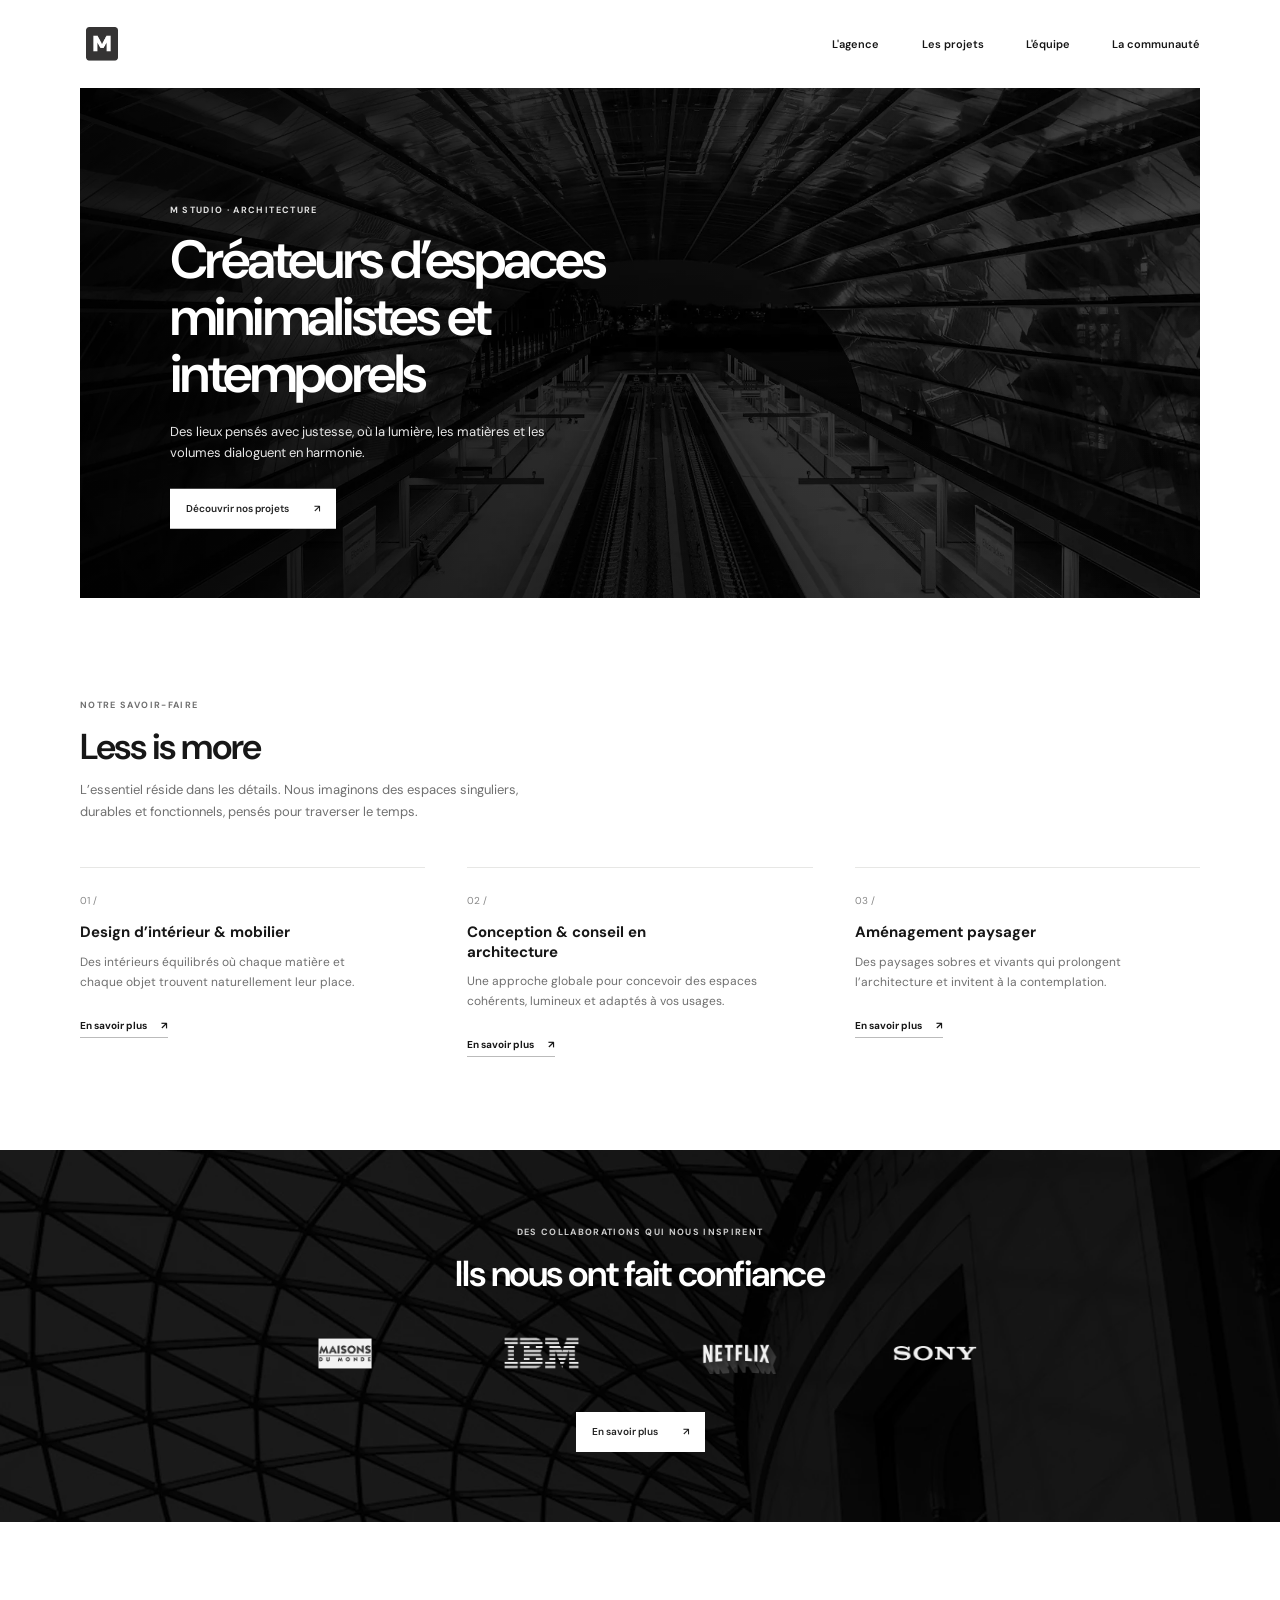
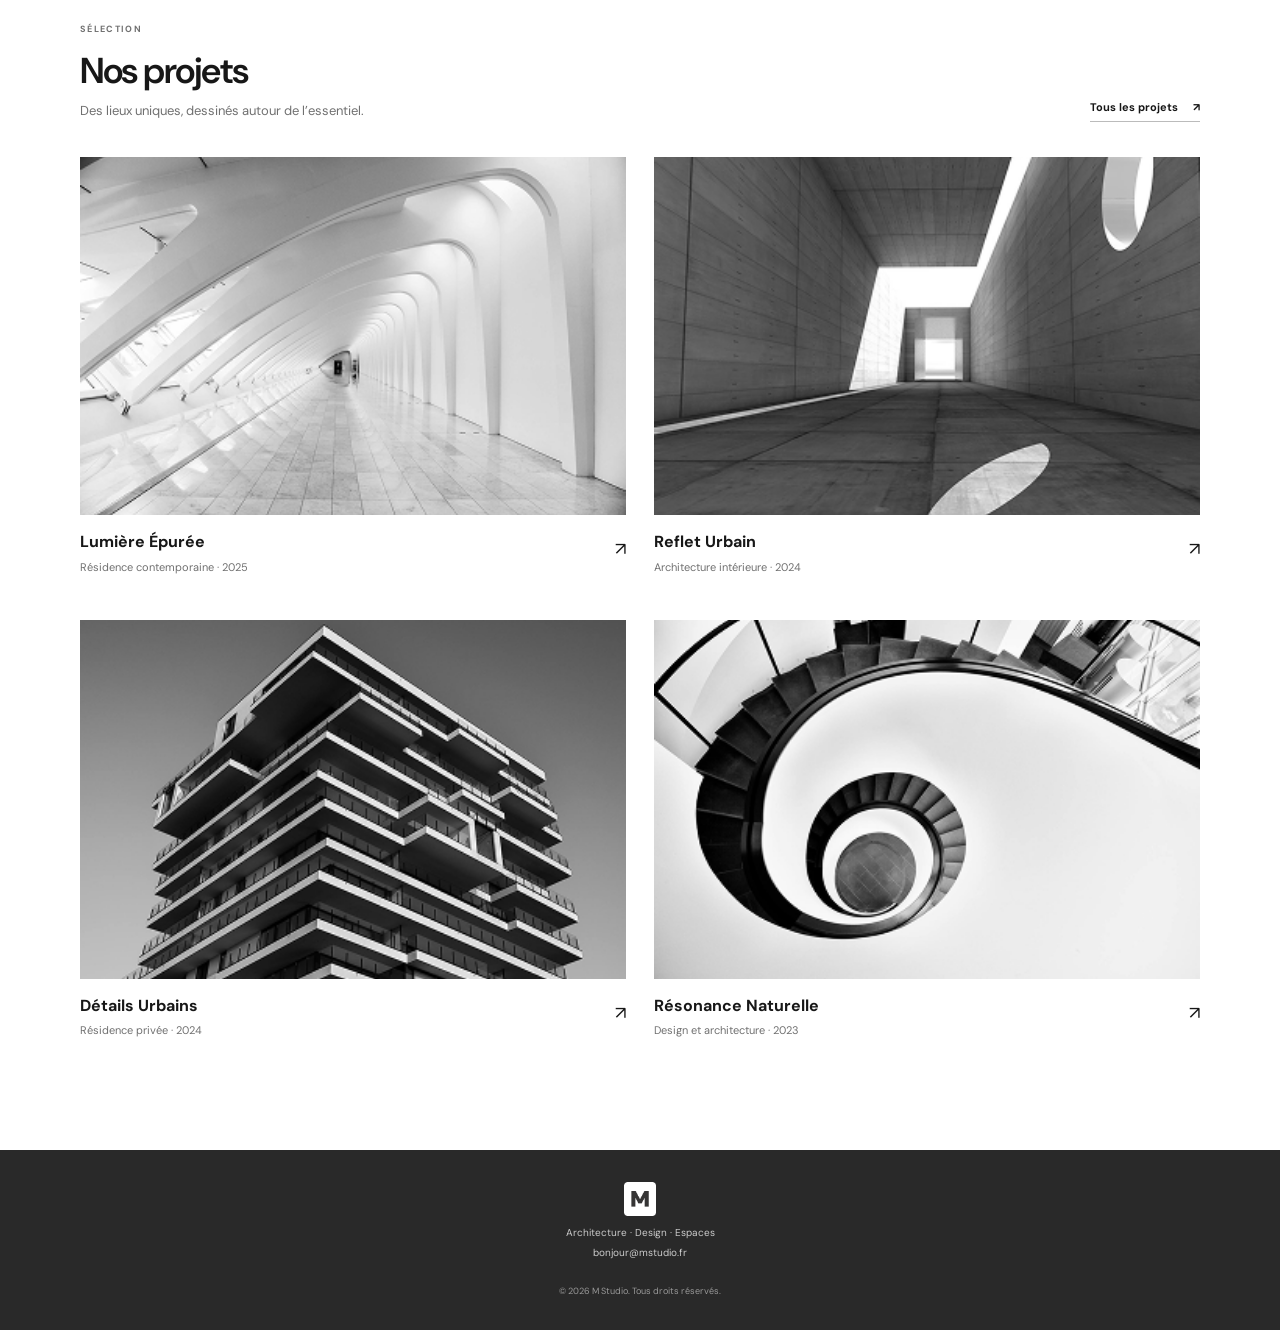
<file: index.html>
<!DOCTYPE html>
<html lang="fr">
<head>
    <meta charset="UTF-8">
    <meta name="viewport" content="width=device-width, initial-scale=1">
    <meta name="description" content="M Studio — architecture, design et aménagement d'espaces minimalistes et intemporels.">
    <title>M Studio — Architecture &amp; design</title>
    <link rel="stylesheet" href="style.css">
</head>
<body>
    <!-- En-tête et navigation -->
    <header class="site-header wrap">
        <a class="brand" href="index.html" aria-label="M Studio, accueil">
            <img src="asset/logo-black.png" alt="M Studio">
        </a>
        <nav aria-label="Navigation principale">
            <a href="#agence">L'agence</a>
            <a href="#projets">Les projets</a>
            <a href="#equipe">L'équipe</a>
            <a href="#contact">La communauté</a>
        </nav>
    </header>
    <main>

        <section class="hero wrap">
            <img class="hero-bg" src="asset/bg-image-hero.webp" alt="Architecture contemporaine aux lignes géométriques">
            <div class="hero-shade"></div>
            <div class="hero-copy">
                <p class="eyebrow">M STUDIO · ARCHITECTURE</p>

                <h1>Créateurs d’espaces<br>minimalistes et<br>intemporels</h1>
                <p>Des lieux pensés avec justesse, où la lumière, les matières et les volumes dialoguent en harmonie.</p>
                <a class="button button-light" href="#projets">Découvrir nos projets <span>↗</span></a>
            </div>
        </section>
     
        <section class="services wrap" id="agence">

            <div class="section-intro">
                <p class="eyebrow">NOTRE SAVOIR-FAIRE</p>
                <h2>Less is more</h2>
                <p>L’essentiel réside dans les détails. Nous imaginons des espaces singuliers, durables et fonctionnels, pensés pour traverser le temps.</p>
            </div>

            <div class="service-grid">
                <article>

                    <span class="service-number">01 /</span>
                    <h3>Design d’intérieur &amp; mobilier</h3>
                    <p>Des intérieurs équilibrés où chaque matière et chaque objet trouvent naturellement leur place.</p>
                    <a href="lumiere-epuree.html">En savoir plus <span>↗</span></a>
                </article>

                <article>
                    <span class="service-number">02 /</span>
                    <h3>Conception &amp; conseil en architecture</h3>
                    <p>Une approche globale pour concevoir des espaces cohérents, lumineux et adaptés à vos usages.</p>
                    <a href="lumiere-epuree.html">En savoir plus <span>↗</span></a>
                </article>

                <article>
                    <span class="service-number">03 /</span>
                    <h3>Aménagement paysager</h3>
                    <p>Des paysages sobres et vivants qui prolongent l’architecture et invitent à la contemplation.</p>
                    <a href="lumiere-epuree.html">En savoir plus <span>↗</span></a>
                </article>
            </div>

        </section>
      
        <section class="trusted" id="equipe">
            <div class="trusted-inner wrap">
                <p class="eyebrow">DES COLLABORATIONS QUI NOUS INSPIRENT</p>
                <h2>Ils nous ont fait confiance</h2>
                <div class="client-logos">
                    <img src="asset/maison-du-monde.png" alt="Maisons du Monde">
                    <img src="asset/ibm.png" alt="IBM">
                    <img src="asset/netflix.png" alt="Netflix">
                    <img src="asset/sony.png" alt="Sony">
                </div>
                <a class="button button-light" href="#contact">En savoir plus <span>↗</span></a>
            </div>
        </section>
      
        <section class="projects wrap" id="projets">
            <div class="section-heading">
                <div>

                    <p class="eyebrow">SÉLECTION</p>
                    <h2>Nos projets</h2>
                    <p>Des lieux uniques, dessinés autour de l’essentiel.</p>
                </div>

                <a class="text-link" href="lumiere-epuree.html">Tous les projets <span>↗</span></a>
            </div>

            <div class="project-grid">
                <a class="project-card" href="lumiere-epuree.html">
                    <img src="asset/img-galerie-1.png" alt="Passage architectural blanc baigné de lumière">
                    <div class="project-meta">
                        <h3>Lumière Épurée</h3>
                        <p>Résidence contemporaine · 2025</p>
                        <span class="project-arrow">↗</span>
                    </div>
                </a>

                <a class="project-card" href="lumiere-epuree.html">
                    <img src="asset/img-galerie-2.png" alt="Intérieur contemporain aux matières minérales">
                    <div class="project-meta">
                        <h3>Reflet Urbain</h3>
                        <p>Architecture intérieure · 2024</p>
                        <span class="project-arrow">↗</span>
                    </div>
                </a>
              
                <a class="project-card" href="lumiere-epuree.html">
                    <img src="asset/img-galerie-3.png" alt="Façade géométrique d'un bâtiment moderne">
                    <div class="project-meta">
                        <h3>Détails Urbains</h3>
                        <p>Résidence privée · 2024</p>
                        <span class="project-arrow">↗</span>
                    </div>
                </a>
                <a class="project-card" href="lumiere-epuree.html">
                    <img src="asset/img-galerie-4.png" alt="Escalier sculptural en spirale">
                    <div class="project-meta">
                        <h3>Résonance Naturelle</h3>
                        <p>Design et architecture · 2023</p>
                        <span class="project-arrow">↗</span>
                    </div>
                </a>
            </div>
        </section>
    </main>
    
    <footer class="site-footer" id="contact">
        <a href="index.html">
            <img src="asset/logo-white.png" alt="M Studio">
        </a>
        <p>Architecture · Design · Espaces</p>
        <a href="mailto:bonjour@mstudio.fr">bonjour@mstudio.fr</a>
        <small>© 2026 M Studio. Tous droits réservés.</small>
    </footer>
</body>
</html>
</file>
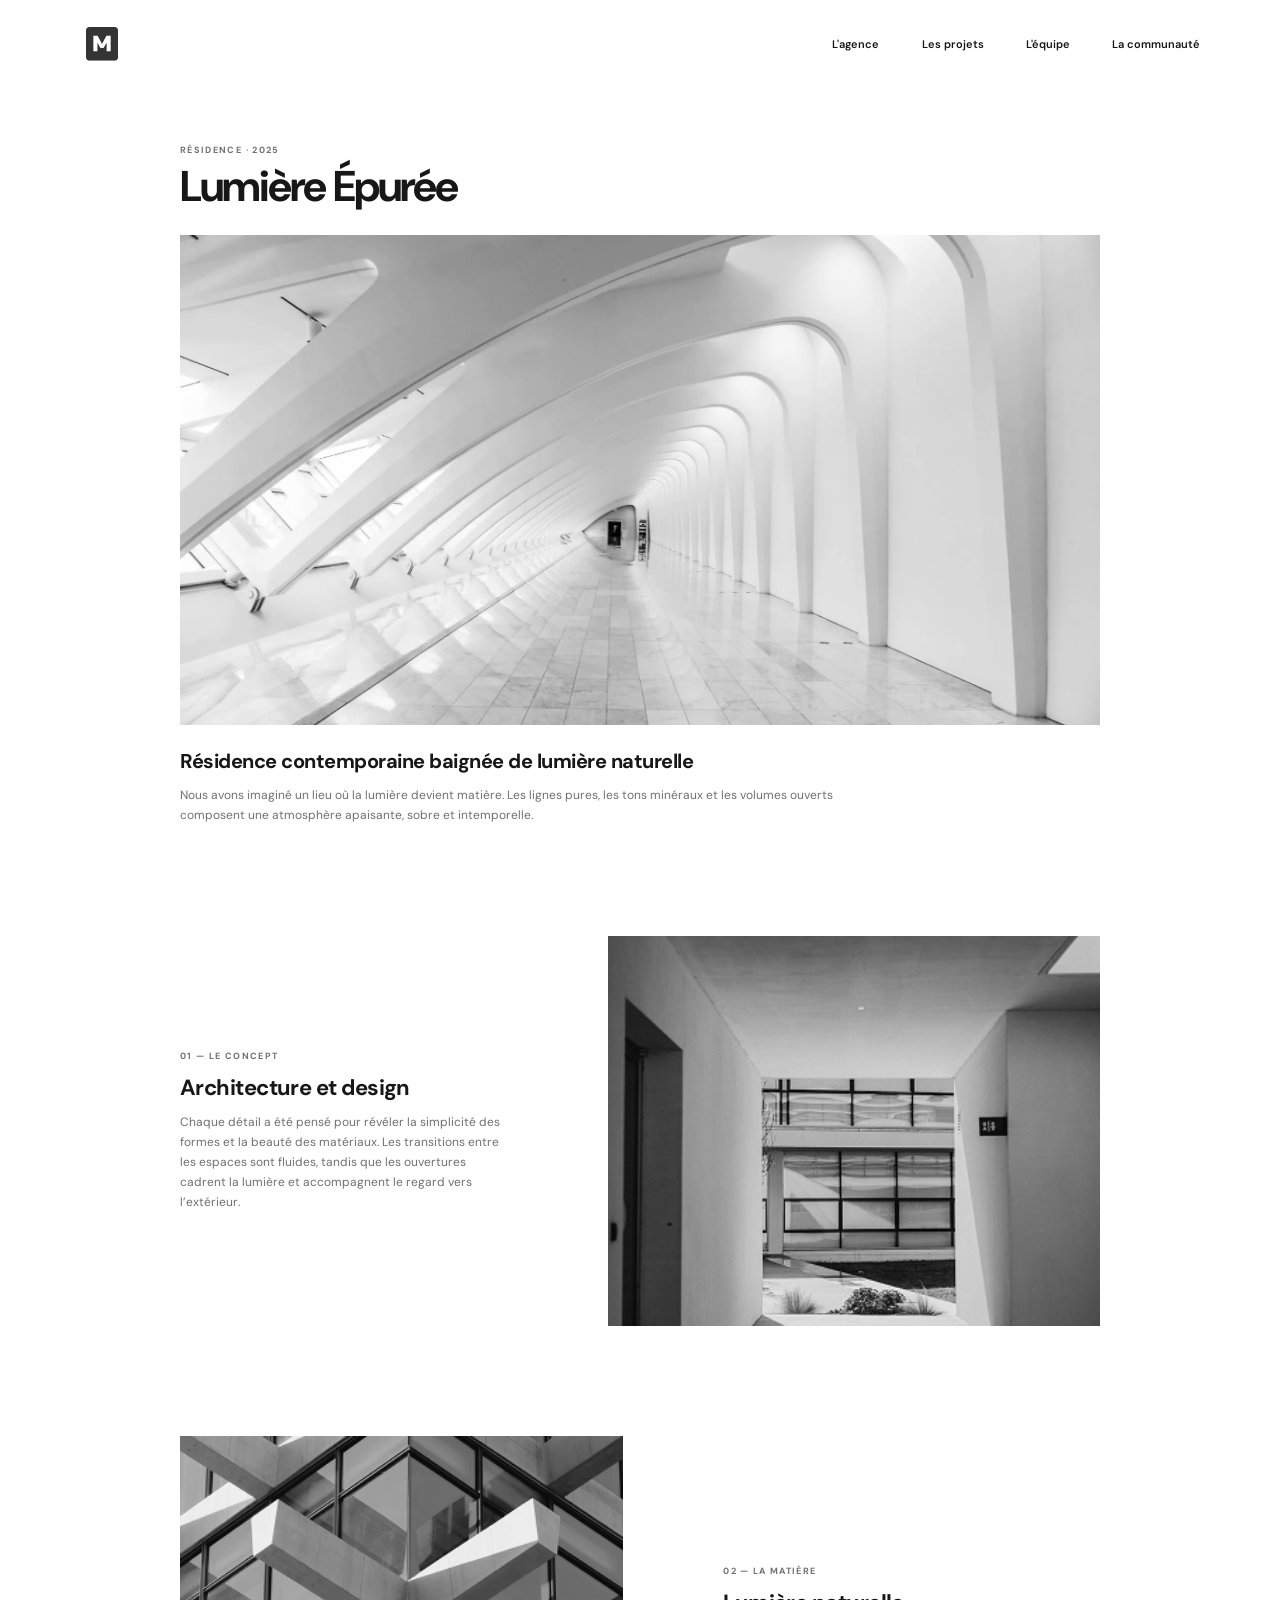
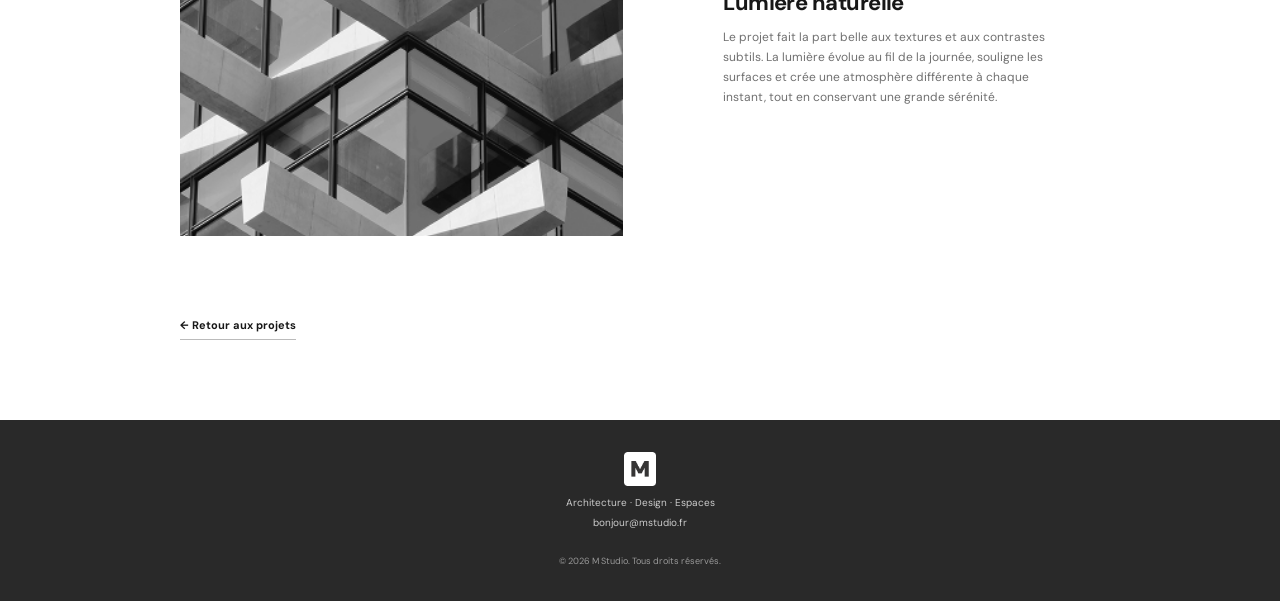
<file: lumiere-epuree.html>
<!DOCTYPE html>
<html lang="fr">
<head>
    <meta charset="UTF-8">
    <meta name="viewport" content="width=device-width, initial-scale=1">
    <meta name="description" content="Lumière Épurée — résidence contemporaine par M Studio.">
    <title>Lumière Épurée — M Studio</title>
    <link rel="stylesheet" href="style.css">
</head>
<body class="project-page">
    
    <header class="site-header wrap">
        <a class="brand" href="index.html" aria-label="M Studio, accueil">
            <img src="asset/logo-black.png" alt="M Studio">
        </a>
        
        <nav aria-label="Navigation principale">
            <a href="index.html#agence">L'agence</a>
            <a href="index.html#projets">Les projets</a>
            <a href="index.html#equipe">L'équipe</a>
            <a href="index.html#contact">La communauté</a>

        </nav>
    </header>
    <main class="detail-main wrap">
       
        <section class="detail-intro">
            <p class="eyebrow">RÉSIDENCE · 2025</p>

            <h1>Lumière Épurée</h1>
            <img class="detail-hero" src="asset/img1-lumiere-Epuree.webp" alt="Passage contemporain blanc à la lumière naturelle">
            <h2>Résidence contemporaine baignée de lumière naturelle</h2>
            <p>Nous avons imaginé un lieu où la lumière devient matière. Les lignes pures, les tons minéraux et les volumes ouverts composent une atmosphère apaisante, sobre et intemporelle.</p>

        </section>
      
        <section class="detail-row row-first">
            <div class="detail-copy">
                <p class="eyebrow">01 — LE CONCEPT</p>
                <h2>Architecture et design</h2>

                <p>Chaque détail a été pensé pour révéler la simplicité des formes et la beauté des matériaux. Les transitions entre les espaces sont fluides, tandis que les ouvertures cadrent la lumière et accompagnent le regard vers l’extérieur.</p>

            </div>
            <img src="asset/img2-lumiere-Epuree..png" alt="Intérieur minimaliste avec ouverture sur le jardin">
        </section>
        
        <section class="detail-row row-reverse">
            <img src="asset/img3-lumiere-Epuree..png" alt="Détail de façade géométrique et jeux d'ombre">
            <div class="detail-copy">
                <p class="eyebrow">02 — LA MATIÈRE</p>

                <h2>Lumière naturelle</h2>
                <p>Le projet fait la part belle aux textures et aux contrastes subtils. La lumière évolue au fil de la journée, souligne les surfaces et crée une atmosphère différente à chaque instant, tout en conservant une grande sérénité.</p>

            </div>
        </section>
        <a class="back-link" href="index.html#projets">← Retour aux projets</a>
    </main>
   
    <footer class="site-footer">
        <a href="index.html">
            <img src="asset/logo-white.png" alt="M Studio">
        </a>
        <p>Architecture · Design · Espaces</p>
        <a href="mailto:bonjour@mstudio.fr">bonjour@mstudio.fr</a>
        <small>© 2026 M Studio. Tous droits réservés.</small>
    </footer>
</body>
</html>
</file>
<file: style.css>
@import url('https://fonts.googleapis.com/css2?family=DM+Sans:wght@400;500;600;700&display=swap');

:root {
    --ink: #171717;
    --muted: #707070;
    --paper: #fff;
    --soft: #f4f4f2;
    --dark: #292929;
    --line: #e7e7e5;
    --max: 1120px;
}

* {
    box-sizing: border-box;
}

html {
    scroll-behavior: smooth;
}

body {
    margin: 0;
    background: var(--paper);
    color: var(--ink);
    font-family: 'DM Sans', Arial, sans-serif;
    font-size: 14px;
    line-height: 1.65;
    -webkit-font-smoothing: antialiased;
}

a {
    color: inherit;
    text-decoration: none;
}

img {
    display: block;
    max-width: 100%;
}

.wrap {
    width: min(var(--max), calc(100% - 72px));
    margin-inline: auto;
}

.site-header {
    height: 88px;
    display: flex;
    align-items: center;
    justify-content: space-between;
}

.brand {
    width: 44px;
    height: 44px;
    display: grid;
    place-items: center;
}

.brand img {
    width: 34px;
    height: 34px;
    object-fit: contain;
}

.site-header nav {
    display: flex;
    align-items: center;
    gap: clamp(18px, 3.3vw, 48px);
}

.site-header nav a {
    font-size: 11px;
    font-weight: 600;
    transition: opacity 0.2s;
}

.site-header nav a:hover,
.text-link:hover {
    opacity: 0.55;
}

.hero {
    height: 510px;
    position: relative;
    overflow: hidden;
    background: #222;
    color: white;
}

.hero-bg,
.hero-shade {
    position: absolute;
    inset: 0;
    width: 100%;
    height: 100%;
    object-fit: cover;
}

.hero-bg {
    object-position: center 54%;
}

.hero-shade {
    background:
        linear-gradient(90deg, rgba(0, 0, 0, 0.65), rgba(0, 0, 0, 0.12) 80%),
        linear-gradient(0deg, rgba(0, 0, 0, 0.22), transparent 60%);
}

.hero-copy {
    position: absolute;
    left: 8%;
    top: 50%;
    transform: translateY(-43%);
    max-width: 460px;
}

.eyebrow {
    font-size: 9px;
    letter-spacing: 0.15em;
    font-weight: 700;
    color: var(--muted);
    margin: 0 0 14px;
}

.hero .eyebrow {
    color: #e0e0e0;
}

.hero h1 {
    font-size: clamp(34px, 4.2vw, 56px);
    line-height: 1.06;
    letter-spacing: -0.045em;
    margin: 0 0 18px;
    font-weight: 600;
}

.hero-copy p:not(.eyebrow) {
    max-width: 390px;
    color: #e8e8e8;
    font-size: 13px;
    margin: 0 0 25px;
}

.button {
    display: inline-flex;
    gap: 25px;
    align-items: center;
    padding: 12px 16px;
    font-size: 10px;
    font-weight: 600;
    transition: background 0.2s, color 0.2s;
}

.button-light {
    background: #fff;
    color: #222;
}

.button-light:hover {
    background: #ddd;
}

.services {
    padding-block: 100px 95px;
}

.section-intro {
    max-width: 480px;
    margin-bottom: 45px;
}

.section-intro h2,
.section-heading h2,
.trusted h2 {
    font-size: clamp(27px, 3vw, 36px);
    line-height: 1.1;
    letter-spacing: -0.04em;
    margin: 0 0 13px;
    font-weight: 600;
}

.section-intro > p:last-child,
.section-heading > div > p:last-child {
    color: var(--muted);
    max-width: 490px;
    margin: 0;
    font-size: 13px;
}

.service-grid {
    display: grid;
    grid-template-columns: repeat(3, 1fr);
    gap: 42px;
}

.service-grid article {
    border-top: 1px solid var(--line);
    padding-top: 20px;
}

.service-number {
    font-size: 10px;
    color: #888;
}

.service-grid h3 {
    font-size: 15px;
    line-height: 1.3;
    margin: 12px 0 10px;
    max-width: 230px;
}

.service-grid p {
    color: var(--muted);
    font-size: 12px;
    margin: 0 0 20px;
    max-width: 290px;
}

.service-grid article > a {
    font-size: 10px;
    font-weight: 700;
    border-bottom: 1px solid #bbb;
    padding-bottom: 5px;
}

.service-grid article > a span,
.text-link span {
    margin-left: 12px;
}

.trusted {
    background: #252525 url('asset/bg-image-2.webp') center / cover;
    color: #fff;
    position: relative;
    text-align: center;
}

.trusted::before {
    content: "";
    position: absolute;
    inset: 0;
    background: rgba(0, 0, 0, 0.62);
}

.trusted-inner {
    position: relative;
    padding-block: 75px 70px;
}

.trusted .eyebrow {
    color: #ccc;
}

.trusted h2 {
    margin-bottom: 38px;
}

.client-logos {
    display: flex;
    align-items: center;
    justify-content: center;
    gap: clamp(28px, 6vw, 80px);
    margin: 0 auto 38px;
}

.client-logos img {
    width: clamp(65px, 10vw, 120px);
    max-height: 42px;
    object-fit: contain;
    filter: grayscale(1);
    opacity: 0.95;
}

.trusted .button {
    margin-top: 0;
}

.projects {
    padding-block: 100px 110px;
}

.section-heading {
    display: flex;
    align-items: end;
    justify-content: space-between;
    margin-bottom: 35px;
}

.section-heading h2 {
    margin-bottom: 10px;
}

.text-link {
    font-size: 11px;
    font-weight: 700;
    padding-bottom: 5px;
    border-bottom: 1px solid #bbb;
    white-space: nowrap;
}

.project-grid {
    display: grid;
    grid-template-columns: repeat(2, minmax(0, 1fr));
    gap: 44px 28px;
}

.project-card {
    min-width: 0;
    position: relative;
}

.project-card > img {
    width: 100%;
    height: clamp(210px, 28vw, 360px);
    object-fit: cover;
    filter: grayscale(1);
    transition: filter 0.35s, transform 0.35s;
}

.project-card:hover > img {
    filter: grayscale(0.15);
}

.project-meta {
    position: relative;
    padding: 17px 34px 0 0;
}

.project-meta h3 {
    font-size: 16px;
    line-height: 1.3;
    margin: 0 0 5px;
}

.project-meta p {
    font-size: 11px;
    color: var(--muted);
    margin: 0;
}

.project-arrow {
    position: absolute;
    right: 0;
    top: 20px;
    font-size: 18px;
}

.site-footer {
    min-height: 180px;
    background: #292929;
    color: #fff;
    display: flex;
    flex-direction: column;
    align-items: center;
    justify-content: center;
    padding: 32px 20px;
    text-align: center;
}

.site-footer > a:first-child img {
    width: 34px;
    height: 34px;
    object-fit: contain;
    margin: 0 auto 7px;
}

.site-footer p,
.site-footer > a:not(:first-child) {
    font-size: 10px;
    color: #ccc;
    margin: 2px;
}

.site-footer small {
    font-size: 9px;
    color: #999;
    margin-top: 20px;
}

.detail-main {
    max-width: 920px;
    padding-bottom: 80px;
}

.detail-intro {
    padding-top: 55px;
}

.detail-intro > .eyebrow {
    margin-bottom: 5px;
}

.detail-intro h1 {
    font-size: clamp(30px, 4vw, 43px);
    letter-spacing: -0.045em;
    line-height: 1.1;
    margin: 0 0 25px;
}

.detail-hero {
    width: 100%;
    height: clamp(280px, 42vw, 490px);
    object-fit: cover;
    filter: grayscale(1);
    margin-bottom: 24px;
}

.detail-intro h2,
.detail-copy h2 {
    font-size: 20px;
    line-height: 1.25;
    letter-spacing: -0.025em;
    margin: 0 0 12px;
}

.detail-intro > p:last-child,
.detail-copy p:not(.eyebrow) {
    font-size: 12px;
    color: var(--muted);
    max-width: 720px;
    margin: 0;
}

.detail-row {
    display: grid;
    grid-template-columns: 1fr 1fr;
    align-items: center;
    gap: clamp(36px, 8vw, 100px);
    margin-top: 110px;
}

.detail-row img {
    width: 100%;
    height: clamp(280px, 36vw, 420px);
    object-fit: cover;
    filter: grayscale(1);
}

.detail-copy {
    max-width: 340px;
}

.detail-copy .eyebrow {
    margin-bottom: 10px;
}

.detail-copy h2 {
    font-size: 22px;
}

.row-first {
    grid-template-columns: 0.8fr 1.2fr;
}

.row-first img {
    height: 390px;
}

.row-reverse {
    grid-template-columns: 1fr 0.85fr;
}

.row-reverse img {
    height: 400px;
}

.back-link {
    display: inline-block;
    margin-top: 80px;
    font-size: 11px;
    font-weight: 700;
    border-bottom: 1px solid #bbb;
    padding-bottom: 5px;
}

.project-page .site-footer {
    margin-top: 0;
}

/* Grands écrans */
@media (min-width: 1400px) {
    :root {
        --max: 1180px;
    }

    .hero {
        height: 560px;
    }
}

/* Tablettes et mobiles */
@media (max-width: 700px) {
    .wrap {
        width: calc(100% - 36px);
    }

    .site-header {
        height: 72px;
    }

    .brand {
        width: 36px;
        height: 36px;
    }

    .brand img {
        width: 30px;
        height: 30px;
    }

    .site-header nav {
        gap: 13px;
    }

    .site-header nav a {
        font-size: 9px;
    }

    .hero {
        height: 470px;
    }

    .hero-copy {
        left: 7%;
        right: 7%;
    }

    .hero h1 {
        font-size: 38px;
    }

    .services,
    .projects {
        padding-block: 70px;
    }

    .section-intro {
        margin-bottom: 32px;
    }

    .service-grid {
        grid-template-columns: 1fr;
        gap: 24px;
    }

    .service-grid article {
        padding-top: 15px;
    }

    .service-grid h3 {
        max-width: none;
    }

    .service-grid p {
        max-width: 450px;
    }

    .trusted-inner {
        padding-block: 58px;
    }

    .client-logos {
        gap: 22px;
        flex-wrap: wrap;
    }

    .client-logos img {
        width: 62px;
        max-height: 32px;
    }

    .section-heading {
        align-items: start;
        gap: 20px;
    }

    .text-link {
        font-size: 10px;
        margin-top: 22px;
    }

    .project-grid {
        gap: 30px 16px;
    }

    .project-card > img {
        height: 220px;
    }

    .project-meta h3 {
        font-size: 14px;
    }

    .project-meta p {
        font-size: 10px;
    }

    .detail-main {
        padding-bottom: 55px;
    }

    .detail-intro {
        padding-top: 35px;
    }

    .detail-hero {
        height: 300px;
    }

    .detail-row,
    .row-first,
    .row-reverse {
        grid-template-columns: 1fr;
        gap: 22px;
        margin-top: 65px;
    }

    .detail-row img,
    .row-first img,
    .row-reverse img {
        height: 300px;
    }

    .row-reverse img {
        order: 2;
    }

    .row-reverse .detail-copy {
        order: 1;
    }

    .detail-copy {
        max-width: 500px;
    }

    .back-link {
        margin-top: 55px;
    }
}

/* Petits mobiles */
@media (max-width: 430px) {
    .site-header nav {
        gap: 9px;
    }

    .site-header nav a {
        font-size: 8px;
    }

    .hero {
        height: 430px;
    }

    .hero h1 {
        font-size: 34px;
    }

    .project-grid {
        grid-template-columns: 1fr;
    }

    .project-card > img {
        height: 260px;
    }

    .section-heading {
        display: block;
    }

    .text-link {
        display: inline-block;
        margin-top: 18px;
    }

    .client-logos {
        gap: 25px;
    }
}
</file>
